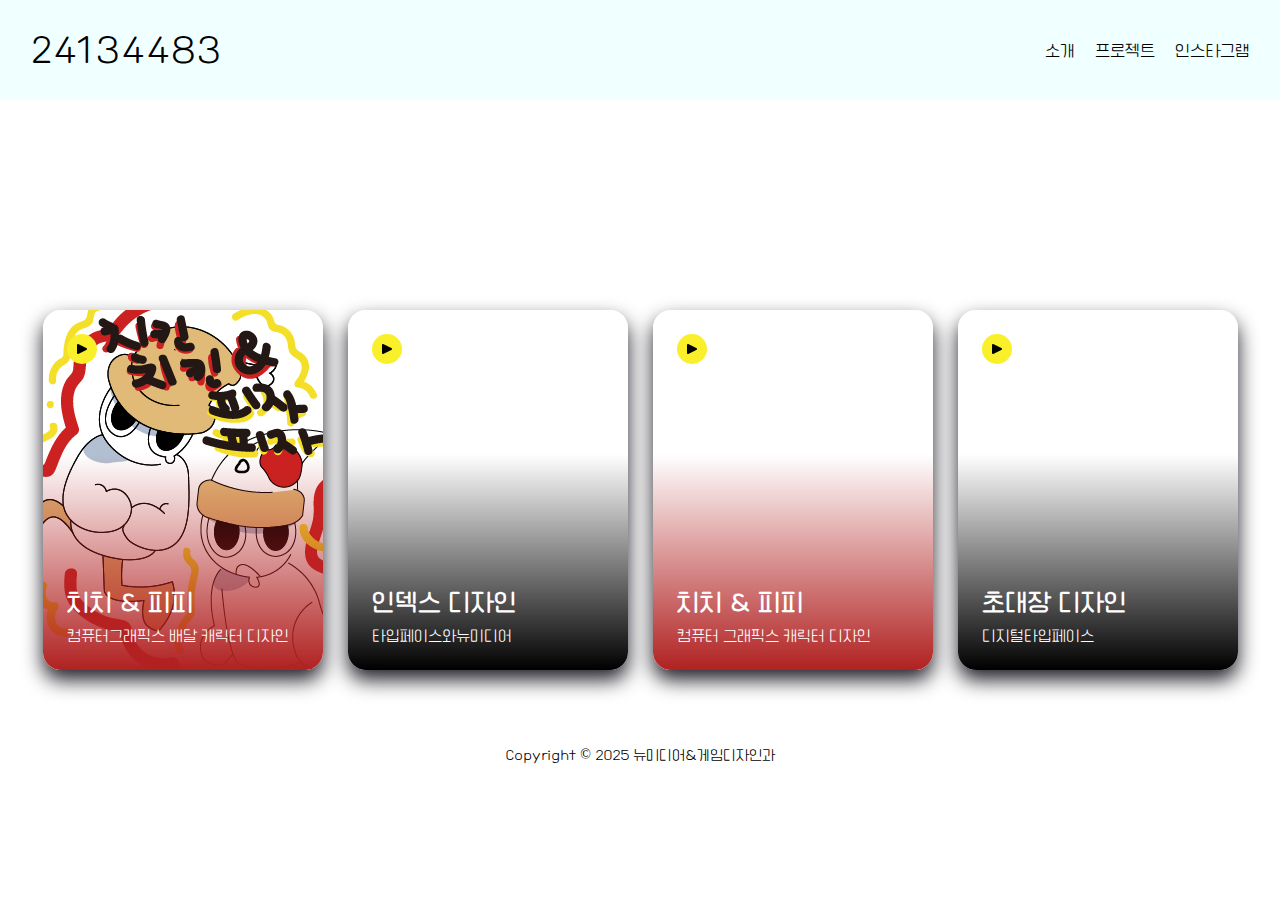
<file: 웹디 과제/index.html>
<!DOCTYPE html>
<html>
<head>
<meta charset="utf-8">
<meta name="viewport" content="width=device-width, initial-scale=1">
    <title>24134483</title>
    <link rel="stylesheet" href="style.css">

    <link rel="icon" type="image/png" href="/favicon-96x96.png" sizes="96x96" />
    <link rel="icon" type="image/svg+xml" href="/favicon.svg" />
    <link rel="shortcut icon" href="/favicon.ico" />
    <link rel="apple-touch-icon" sizes="180x180" href="/apple-touch-icon.png" />
    <link rel="manifest" href="/site.webmanifest" />
</head>
<body>
    <header>
        <div id="logo"><a href="index.html">24134483</a></div>

        <div class="navmenu">
            <p><a href="index.html">소개</a></p>
            <p><a href="index.html">프로젝트</a></p>
            <p><a href="https://www.instagram.com/jinju_indeyo/">인스타그램</a></p>
        </div>
    </header>
    <!-- <img src="img/" alt="배경이미지입니다. 단조로운 무늬로 구성되어있으며 옅은 색으로 가독서을 해치지 않습니다."> -->
    <div class="conteiner">
        <a href="index1.html">
            <div class="card-box">
                <div class="img-gradient"></div>
                <img src="img/1.jpg" alt="사진에 대한 설명문 작성">
                <div class="text-wrap"> 
                    <h1>치치 & 피피</h1>
                    <p>컴퓨터그래픽스 배달 캐릭터 디자인</p>
                </div>
                <div class="play-button"></div> 
            </div>
        </a>
        <a href="index2.html">
            <div class="card-box">
                <div class="img-gradient" style="background: linear-gradient(rgba(30,30,30,0) 40%, rgb(0, 0, 0));"></div>
                <img src="img/인덱스 (1).jpg" alt="사진에 대한 설명문 작성">
                <div class="text-wrap"> 
                    <h1>인덱스 디자인</h1>
                    <p>타입페이스와뉴미디어</p>
                </div>
                <div class="play-button"></div>
            </div>
        </a>
        <div class="card-box">
            <div class="img-gradient"></div>
            <img src="img/인덱스 (1).jpg" alt="사진에 대한 설명문 작성">
            <div class="text-wrap"> 
                <h1>치치 & 피피</h1>
                <p>컴퓨터 그래픽스 캐릭터 디자인</p>
            </div>
            <div class="play-button"></div> 
        </div>
        <div class="card-box">
            <div class="img-gradient" style="background: linear-gradient(rgba(30,30,30,0) 40%, rgb(0, 0, 0));"></div>
            <img src="img/인덱스 (1).jpg" alt="사진에 대한 설명문 작성">
            <div class="text-wrap"> 
                <h1>초대장 디자인</h1>
                <p>디지털타입페이스</p>
            </div>
            <div class="play-button"></div> 
        </div>
    </div>
    <footer>Copyright &copy; 2025 뉴미디어&게임디자인과</footer>
</body>
</html>
</file>
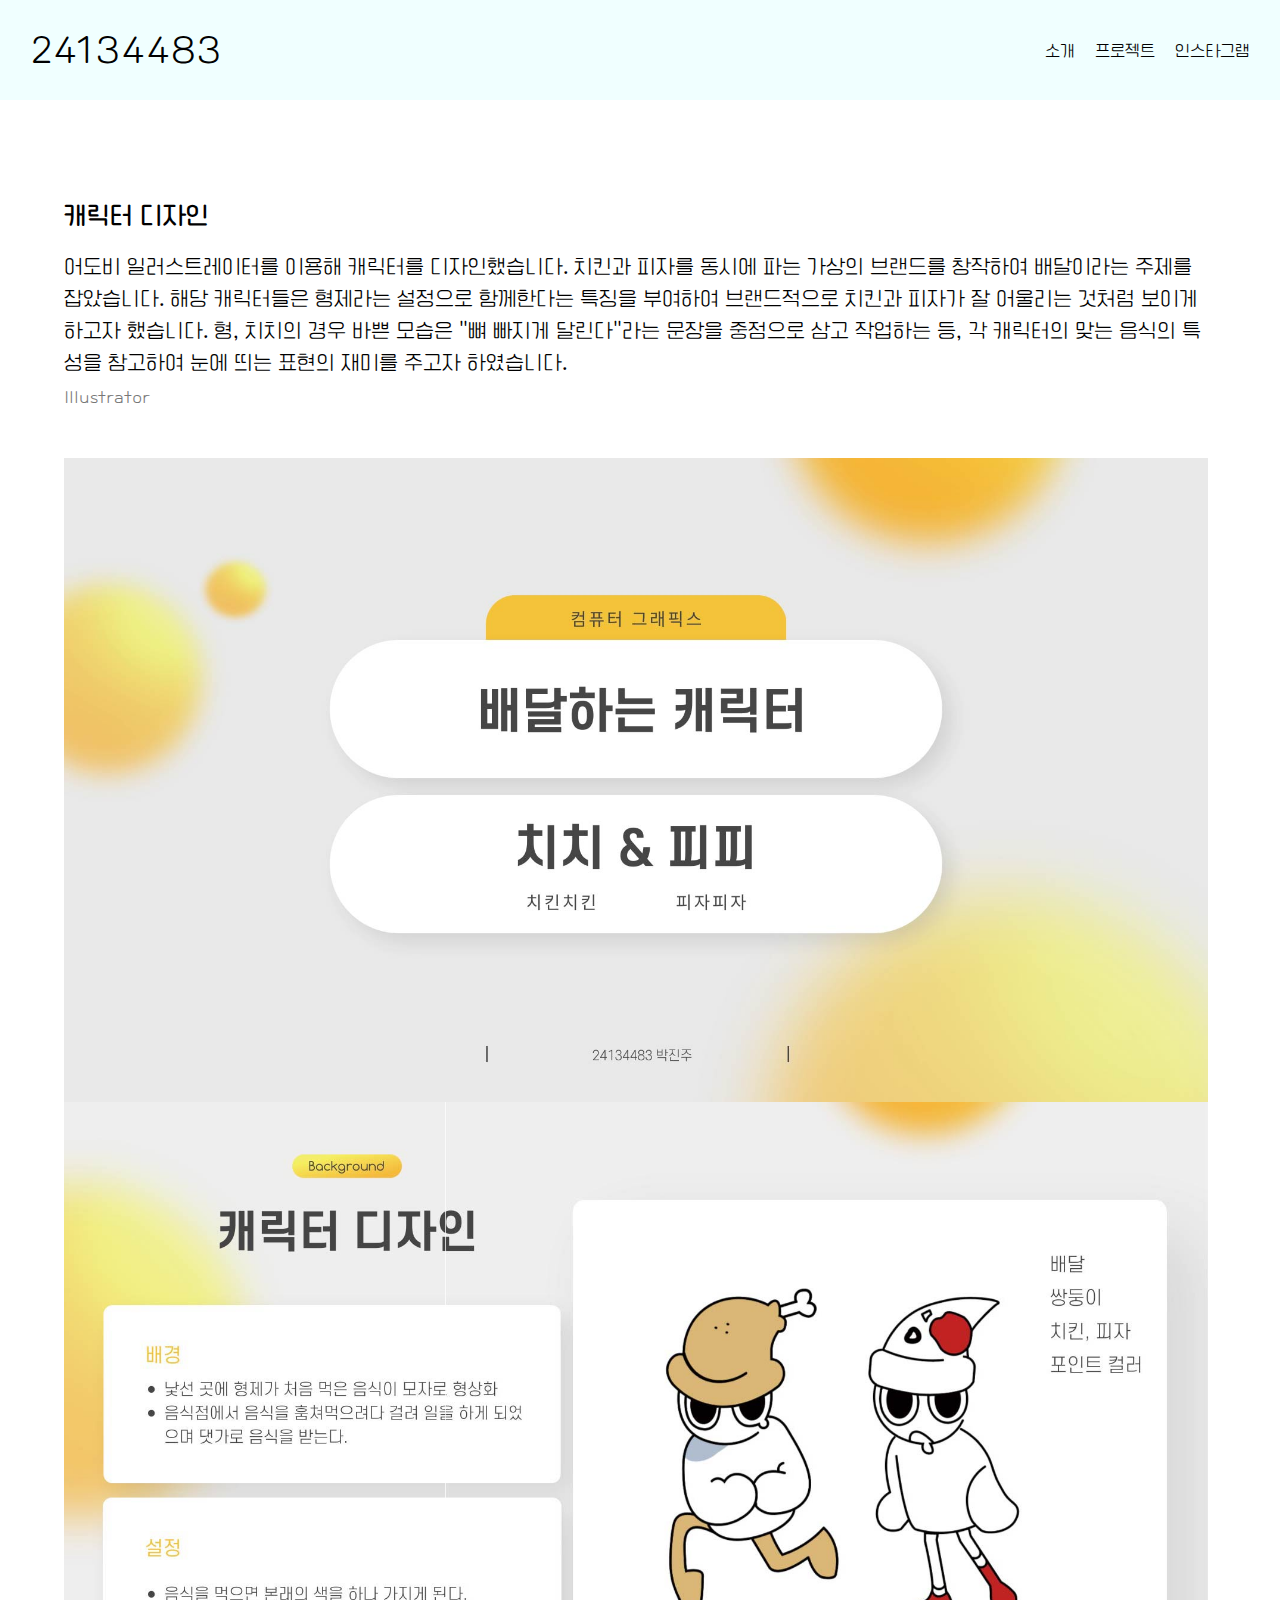
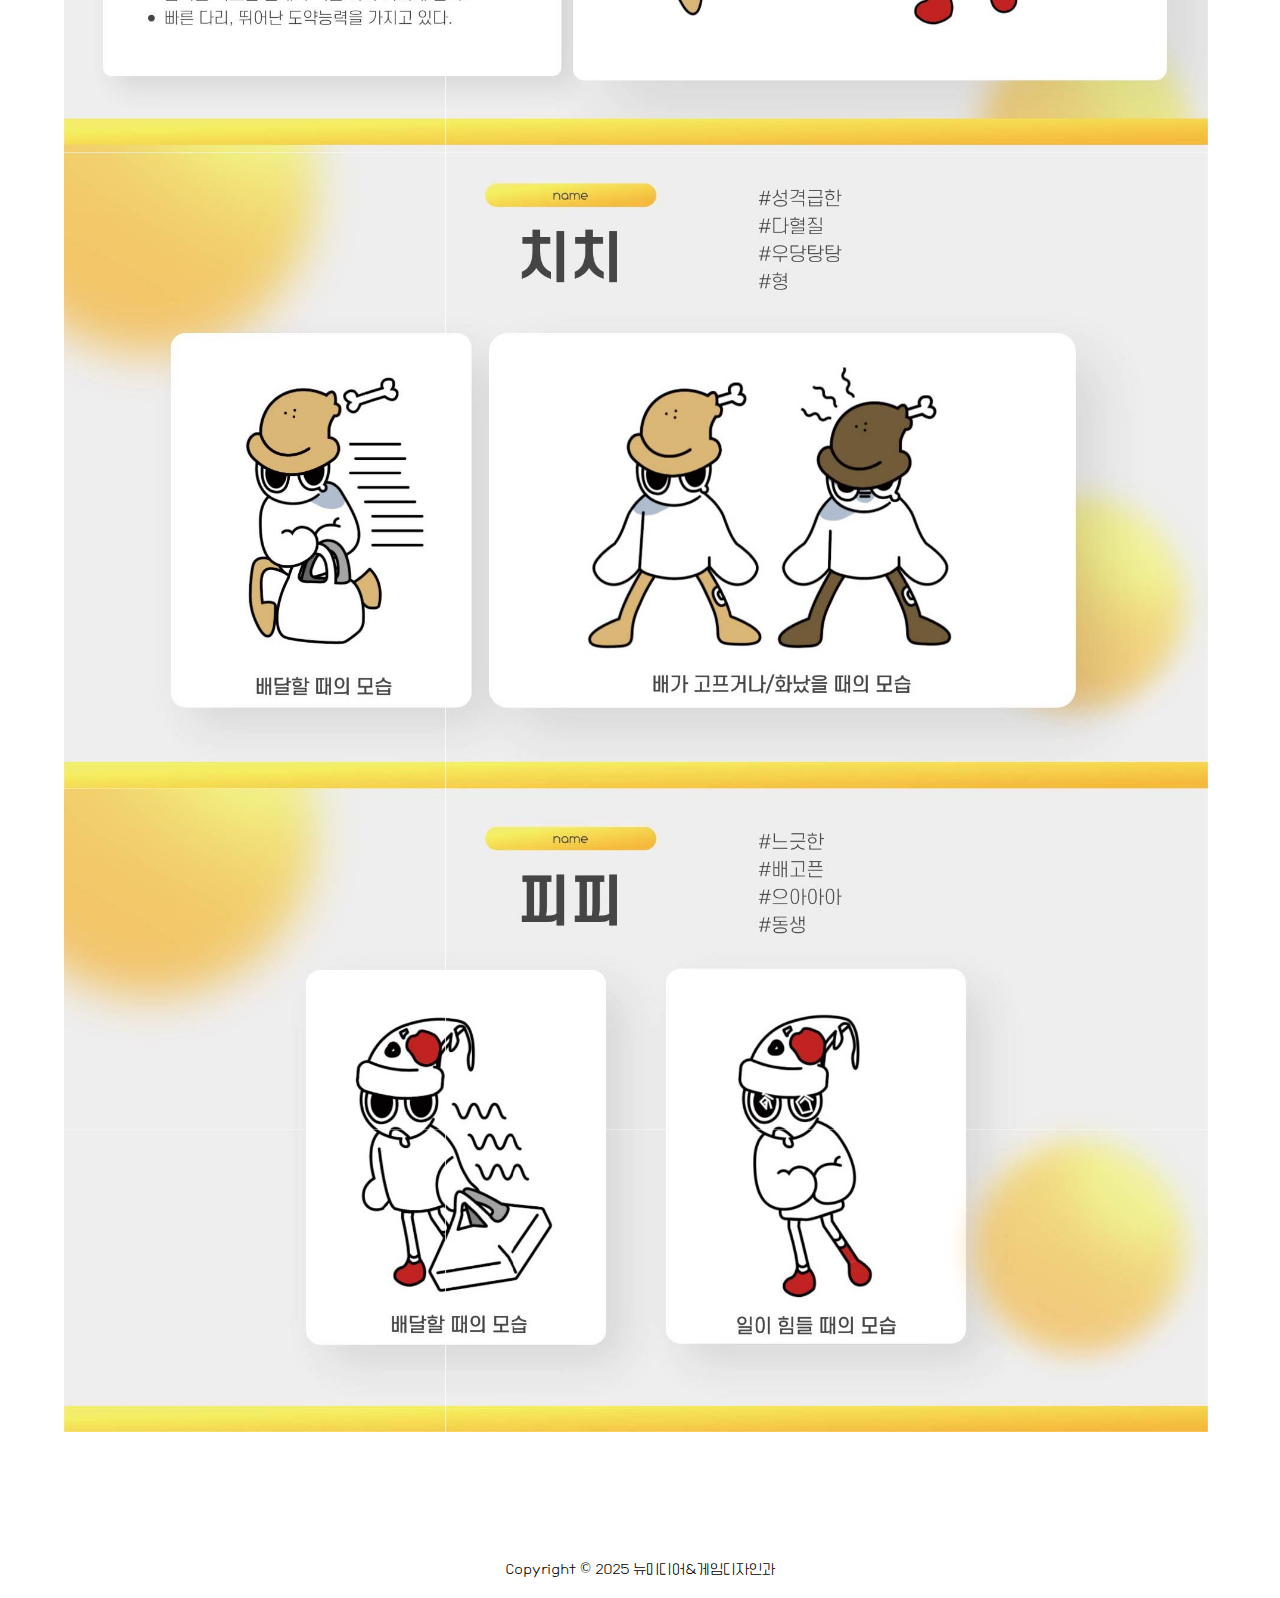
<file: 웹디 과제/index1.html>
<!DOCTYPE html>  <!-- HTML5 문서임을 알려줌 -->
<html>
<head>
    <meta charset="utf-8">  <!-- 한글이 정상적으로 보이도록 설정 -->
    <meta name="viewport" content="width=device-width, initial-scale=1">  <!-- 모바일에서 콘텐츠 크기 최적화 -->
    <link rel="stylesheet" type="text/css" href="style1.css">
    <title>24134483</title>
</head>

<body>
    <header>
        <div id="logo"><a href="index.html">24134483</a></div>

        <div class="navmenu">
            <p><a href="index.html">소개</a></p>
            <p><a href="index.html">프로젝트</a></p>
            <p><a href="#">인스타그램</a></p>
        </div>
    </header>

    <main>
        <h1 class="title">캐릭터 디자인</h1>
        <p class="desc">어도비 일러스트레이터를 이용해 캐릭터를 디자인했습니다. 치킨과 피자를 동시에 파는 가상의 브랜드를 창작하여 배달이라는 주제를 잡았습니다. 해당 캐릭터들은 형제라는 설정으로 함께한다는 특징을 부여하여 브랜드적으로 치킨과 피자가 잘 어울리는 것처럼 보이게하고자 했습니다. 형, 치치의 경우 바쁜 모습은 "뼈 빠지게 달린다"라는 문장을 중점으로 삼고 작업하는 등, 각 캐릭터의 맞는 음식의 특성을 참고하여 눈에 띄는 표현의 재미를 주고자 하였습니다.</p>
        <p class="option">Illustrator</p>
        <div class="pictures">
            <div class="picture-item">
                <img src="img/컴그 썸네일.jpg">    
                <img src="img/컴그 메인작품.jpg">
            </div>
        </div>        
    </main>

    <footer>Copyright &copy; 2025 뉴미디어&게임디자인과</footer>
</body>
</html>
</file>
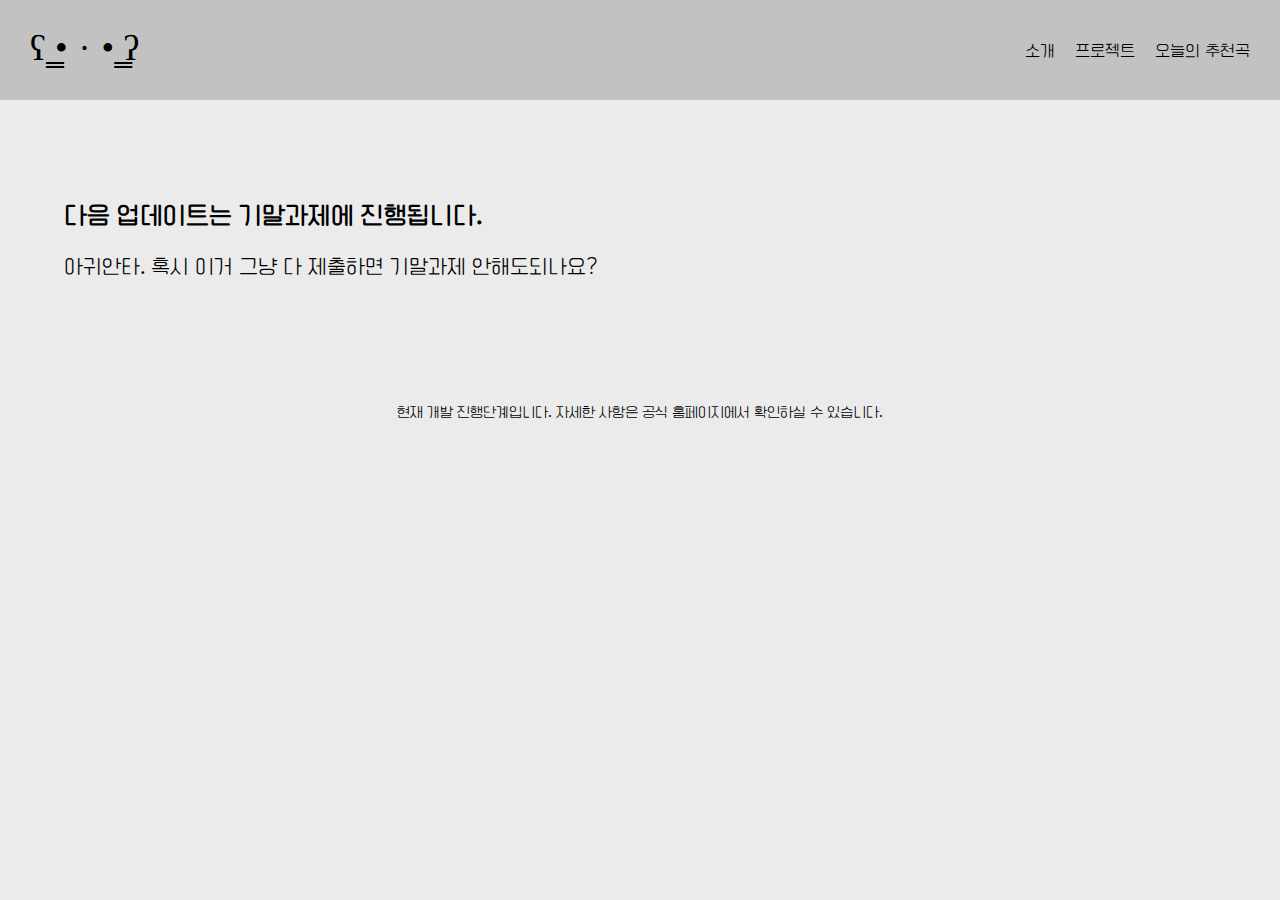
<file: 웹디 과제/index100.html>
<!DOCTYPE html>  <!-- HTML5 문서임을 알려줌 -->
<html>
<head>
    <meta charset="utf-8">  <!-- 한글이 정상적으로 보이도록 설정 -->
    <meta name="viewport" content="width=device-width, initial-scale=1">  <!-- 모바일에서 콘텐츠 크기 최적화 -->
    <link rel="stylesheet" type="text/css" href="style2.css">
    <title>ㅁ</title>
</head>

<body>
    <header>
        <div id="logo"><a href="#">ʕ ̳• · • ̳ʔ
            
            </a></div>

        <div class="navmenu">
            <p><a href="#">소개</a></p>
            <p><a href="#">프로젝트</a></p>
            <p><a href="https://www.youtube.com/watch?v=qZF1CHhrKbY">오늘의 추천곡</a></p>
        </div>
    </header>

    <main>
        <h1 class="title">다음 업데이트는 기말과제에 진행됩니다.</h1>
        <p class="desc">아귀안타. 혹시 이거 그냥 다 제출하면 기말과제 안해도되나요?</p>      
    </main>

    <footer>현재 개발 진행단계입니다. 자세한 사항은 공식 홈페이지에서 확인하실 수 있습니다.
</html>
</file>
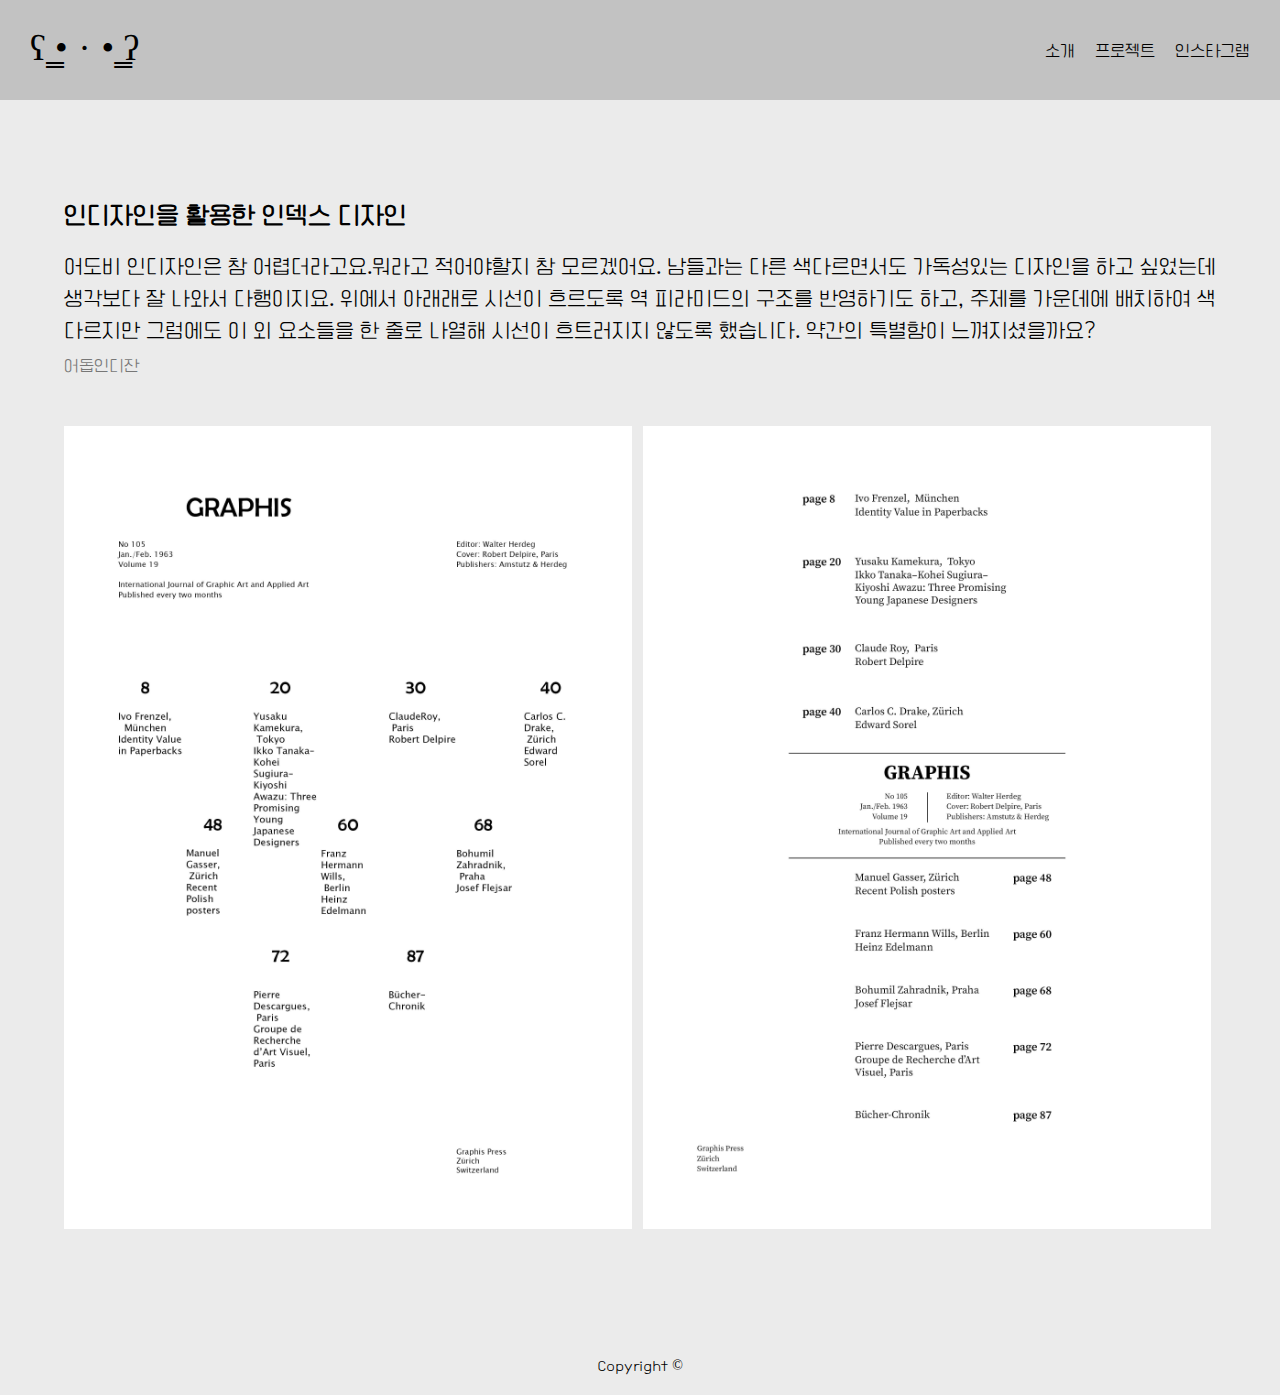
<file: 웹디 과제/index2.html>
<!DOCTYPE html>  <!-- HTML5 문서임을 알려줌 -->
<html>
<head>
    <meta charset="utf-8">  <!-- 한글이 정상적으로 보이도록 설정 -->
    <meta name="viewport" content="width=device-width, initial-scale=1">  <!-- 모바일에서 콘텐츠 크기 최적화 -->
    <link rel="stylesheet" type="text/css" href="style2.css">
    <title>ㅁ</title>
</head>

<body>
    <header>
        <div id="logo"><a href="index.html">ʕ ̳• · • ̳ʔ
            
            </a></div>

        <div class="navmenu">
            <p><a href="index100.html">소개</a></p>
            <p><a href="index100.html">프로젝트</a></p>
            <p><a href="#">인스타그램</a></p>
        </div>
    </header>

    <main>
        <h1 class="title">인디자인을 활용한 인덱스 디자인</h1>
        <p class="desc">어도비 인디자인은 참 어렵더라고요.뭐라고 적어야할지 참 모르겠어요. 남들과는 다른 색다르면서도 가독성있는 디자인을 하고 싶었는데 생각보다 잘 나와서 다행이지요. 위에서 아래래로 시선이 흐르도록 역 피라미드의 구조를 반영하기도 하고, 주제를 가운데에 배치하여 색다르지만 그럼에도 이 외 요소들을 한 줄로 나열해 시선이 흐트러지지 않도록 했습니다. 약간의 특별함이 느껴지셨을까요?</p>
        <p class="option">어돕인디잔</p>
        <div class="pictures">
            <div class="picture-item">
                <img src="img/인덱스 (1).jpg" style="margin-right: 2%;">
                <img src="img/인덱스 (2).jpg">
            </div>
        </div>        
    </main>

    <footer>Copyright &copy; 
</html>
</file>
<file: 웹디 과제/style.css>
/* -----------------------------------------------------------------------
타이포그래피 설정
----------------------------------------------------------------------- */

/* @font-face -> 웹폰트 사용을 위한 지시어(directive) */
/* html 파일과 같은 폴더에 들어있는 폰트 파일을 사용하는 경우 */
@font-face {
    font-family: "Pretendard";
    src: url("Cafe24SsurroundAir-v1.1/Cafe24SsurroundAir-v1.1.ttf") format("truetype");
}
/* -----------------------------------------------------------------------
초기화 및 기본값 설정
----------------------------------------------------------------------- */

* {
    margin: 0;
    padding: 0;
    box-sizing: border-box; /* 박스 크기(width, height)를 내부 여백, 경계선이 포함되는 크기를 기준으로 설정. 기본값은 content-box */
}
a, a:link, a:hover, a:visited {
    text-decoration: none;
    color: #000;
}
body {
    font-family: "Pretendard";
}


/* -----------------------------------------------------------------------
header 영역 - 로고, 메인메뉴
----------------------------------------------------------------------- */

header {
    position: fixed; /* header 영역 고정 */
    top: 0;
    left: 0;
    display: flex;
    justify-content: space-between;
    align-items: center; /* header 영역의 아이템을 세로 방향으로 가운데 정렬 */
    width: 100%;
    height: 100px;
    padding: 0 30px;
    background-color: rgb(240, 255, 255);
    z-index: 10000;
}

#logo {
    font-family: "Pretendard";
    font-size: 36px;
}
#logo a:hover {
    color: rgb(48, 196, 229);
    transition: 0.3s;
}

.navmenu {
    display: flex;
    gap: 20px; /* flex 아이템 사이의 간격 */
}
/* #navmenu 요소에 포함된 a 태그 스타일 설정 */
.navmenu a {
    color: #000;
}
.navmenu a:link {
    text-decoration: none;
}
.navmenu a:hover {
    color: rgb(48, 196, 229);
    font-weight: 700;
}

/* ~~여기까지 교수님꺼쌤쳐오기 */

.conteiner{
    text-align: center;
    margin-top: 300px;
}

.card-box{
    position: relative;
    border-radius: 18px;
    width: 100%;
    max-width: 280px;
    height: 360px;
    display: inline-block;
    margin: 10px;
    box-shadow: 0 10px 20px #222028;
    overflow: hidden;
    z-index: 0;
    transition: 0.2s;
}
.card-box:hover {
    transform: scale(0.95)
}

.img-gradient{
    position:absolute;
    left: 0;
    top: 0;
    width: 100%;
    height: 100%;
    background: linear-gradient(rgba(30,30,30,0) 40%, rgb(177, 33, 33));
    z-index: 1;
}
.text-wrap{
    position: absolute;
    bottom: 0;
    padding: 24px;
    z-index: 2;
    text-align: left;
}
.text-wrap h1{
    color: #ffffff;
    font-size: 24px;
    margin-bottom: 8px;
    font-weight: bold;
}
.text-wrap p{
    color: #ffffff;
    font-size: 15px;
}
.play-button{
    width: 30px;
    height: 30px;
    position: absolute;
    left: 24px;
    top: 24px;
    background: rgb(249, 239, 43) url(./img/play.png) no-repeat center;
    background-size: 16px;
    border-radius: 50%;
    z-index: 2;
}

/* -----------------------------------------------------------------------
footer 영역 - 저작권 정보
----------------------------------------------------------------------- */

footer {
    padding-bottom: 20px;
    padding-top: 60px;
    text-align: center;
    font-size: 14px;
}
</file>
<file: 웹디 과제/style1.css>
/* -----------------------------------------------------------------------
타이포그래피 설정
----------------------------------------------------------------------- */

/* @font-face -> 웹폰트 사용을 위한 지시어(directive) */
/* html 파일과 같은 폴더에 들어있는 폰트 파일을 사용하는 경우 */
@font-face {
    font-family: "Pretendard";
    src: url("Cafe24SsurroundAir-v1.1/Cafe24SsurroundAir-v1.1.ttf") format("truetype");
}
/* -----------------------------------------------------------------------
초기화 및 기본값 설정
----------------------------------------------------------------------- */

* {
    margin: 0;
    padding: 0;
    box-sizing: border-box; /* 박스 크기(width, height)를 내부 여백, 경계선이 포함되는 크기를 기준으로 설정. 기본값은 content-box */
}
a, a:link, a:hover, a:visited {
    text-decoration: none;
    color: #000;
}
body {
    font-family: "Pretendard";
}


/* -----------------------------------------------------------------------
header 영역 - 로고, 메인메뉴
----------------------------------------------------------------------- */

header {
    position: fixed; /* header 영역 고정 */
    top: 0;
    left: 0;
    display: flex;
    justify-content: space-between;
    align-items: center; /* header 영역의 아이템을 세로 방향으로 가운데 정렬 */
    width: 100%;
    height: 100px;
    padding: 0 30px;
    background-color: rgb(240, 255, 255);
    z-index: 10000;
}

#logo {
    font-family: "Pretendard";
    font-size: 36px;
}
#logo a:hover {
    color: rgb(48, 196, 229);
    transition: 0.3s;
}

.navmenu {
    display: flex;
    gap: 20px; /* flex 아이템 사이의 간격 */
}
/* #navmenu 요소에 포함된 a 태그 스타일 설정 */
.navmenu a {
    color: #000;
}
.navmenu a:link {
    text-decoration: none;
}
.navmenu a:hover {
    color: rgb(48, 196, 229);
    font-weight: 700;
}

/* ~~여기까지 교수님꺼쌤쳐오기 */

/* -----------------------------------------------------------------------
본문 영역
----------------------------------------------------------------------- */

main {
    position: relative;
    width: 90%;
    max-width: 1280px; /* 가로폭의 최대값 */
    margin: 0 auto; /* main 영역을 가운데 정렬 */
    padding-top: 200px; /* header의 높이에 따라 조절 */
    margin-bottom: 60px;
}
.title {
    font-size: 24px;
    font-weight: 700;
}
.desc {
    padding-top: 20px;
    font-size: 20px;
    font-weight: 400;
    line-height: 160%;
}
.option {
    padding-top: 8px;
    font-size: 16px;
    font-weight: 400;
    color: #777;
}
.pictures {
    display: flex;
    justify-content: flex-start; /* flex 아이템의 메인축(기본값에서는 가로) 정렬 방식 */
    flex-wrap: wrap; /* 아이템이 개수가 많을 때 줄바꿈이 가능하도록 함. 기본값은 nowrap */
    padding-top: 50px;
}
.picture-item {
    width: 100%;
    padding-right: 8px;
    padding-bottom: 8px;
}
.picture-item > img {
    display: block; /* img가 inline 요소일 때 생기는 틈 제거 */
    width: 100%;
}


/* -----------------------------------------------------------------------
footer 영역 - 저작권 정보
----------------------------------------------------------------------- */

footer {
    padding-bottom: 20px;
    padding-top: 60px;
    text-align: center;
    font-size: 14px;
}
</file>
<file: 웹디 과제/style2.css>
/* -----------------------------------------------------------------------
타이포그래피 설정
----------------------------------------------------------------------- */

/* @font-face -> 웹폰트 사용을 위한 지시어(directive) */
/* html 파일과 같은 폴더에 들어있는 폰트 파일을 사용하는 경우 */
@font-face {
    font-family: "Pretendard";
    src: url("Cafe24SsurroundAir-v1.1/Cafe24SsurroundAir-v1.1.ttf") format("truetype");
}
/* -----------------------------------------------------------------------
초기화 및 기본값 설정
----------------------------------------------------------------------- */

* {
    margin: 0;
    padding: 0;
    box-sizing: border-box; /* 박스 크기(width, height)를 내부 여백, 경계선이 포함되는 크기를 기준으로 설정. 기본값은 content-box */
}
a, a:link, a:hover, a:visited {
    text-decoration: none;
    color: #000;
}
body {
    font-family: "Pretendard";
    background-color: rgb(235, 235, 235);
}


/* -----------------------------------------------------------------------
header 영역 - 로고, 메인메뉴
----------------------------------------------------------------------- */

header {
    position: fixed; /* header 영역 고정 */
    top: 0;
    left: 0;
    display: flex;
    justify-content: space-between;
    align-items: center; /* header 영역의 아이템을 세로 방향으로 가운데 정렬 */
    width: 100%;
    height: 100px;
    padding: 0 30px;
    background-color: rgb(194, 194, 194);
    z-index: 10000;
}

#logo {
    font-family: "Pretendard";
    font-size: 36px;
}
#logo a:hover {
    color: rgb(48, 196, 229);
    transition: 0.3s;
}

.navmenu {
    display: flex;
    gap: 20px; /* flex 아이템 사이의 간격 */
}
/* #navmenu 요소에 포함된 a 태그 스타일 설정 */
.navmenu a {
    color: #000;
}
.navmenu a:link {
    text-decoration: none;
}
.navmenu a:hover {
    color: rgb(141, 224, 243);
    font-weight: 700;
}

/* ~~여기까지 교수님꺼쌤쳐오기 */

/* -----------------------------------------------------------------------
본문 영역
----------------------------------------------------------------------- */

main {
    position: relative;
    width: 90%;
    max-width: 1280px; /* 가로폭의 최대값 */
    margin: 0 auto; /* main 영역을 가운데 정렬 */
    padding-top: 200px; /* header의 높이에 따라 조절 */
    margin-bottom: 60px;
}
.title {
    font-size: 24px;
    font-weight: 700;
}
.desc {
    padding-top: 20px;
    font-size: 20px;
    font-weight: 400;
    line-height: 160%;
}
.option {
    padding-top: 8px;
    font-size: 16px;
    font-weight: 400;
    color: #777;
}
.pictures {
    
    justify-content: flex-start; /* flex 아이템의 메인축(기본값에서는 가로) 정렬 방식 */
    flex-wrap: wrap; /* 아이템이 개수가 많을 때 줄바꿈이 가능하도록 함. 기본값은 nowrap */
    padding-top: 50px;
}
.picture-item {
    display: flex;
    justify-content: space-between;
    width: 50%;
    padding-right: 8px;
    padding-bottom: 8px;
}
.picture-item > img {
    /* display: inline-block; img가 inline 요소일 때 생기는 틈 제거 */
    width: 100%;
    
}


/* -----------------------------------------------------------------------
footer 영역 - 저작권 정보
----------------------------------------------------------------------- */

footer {
    padding-bottom: 20px;
    padding-top: 60px;
    text-align: center;
    font-size: 14px;
}
</file>
